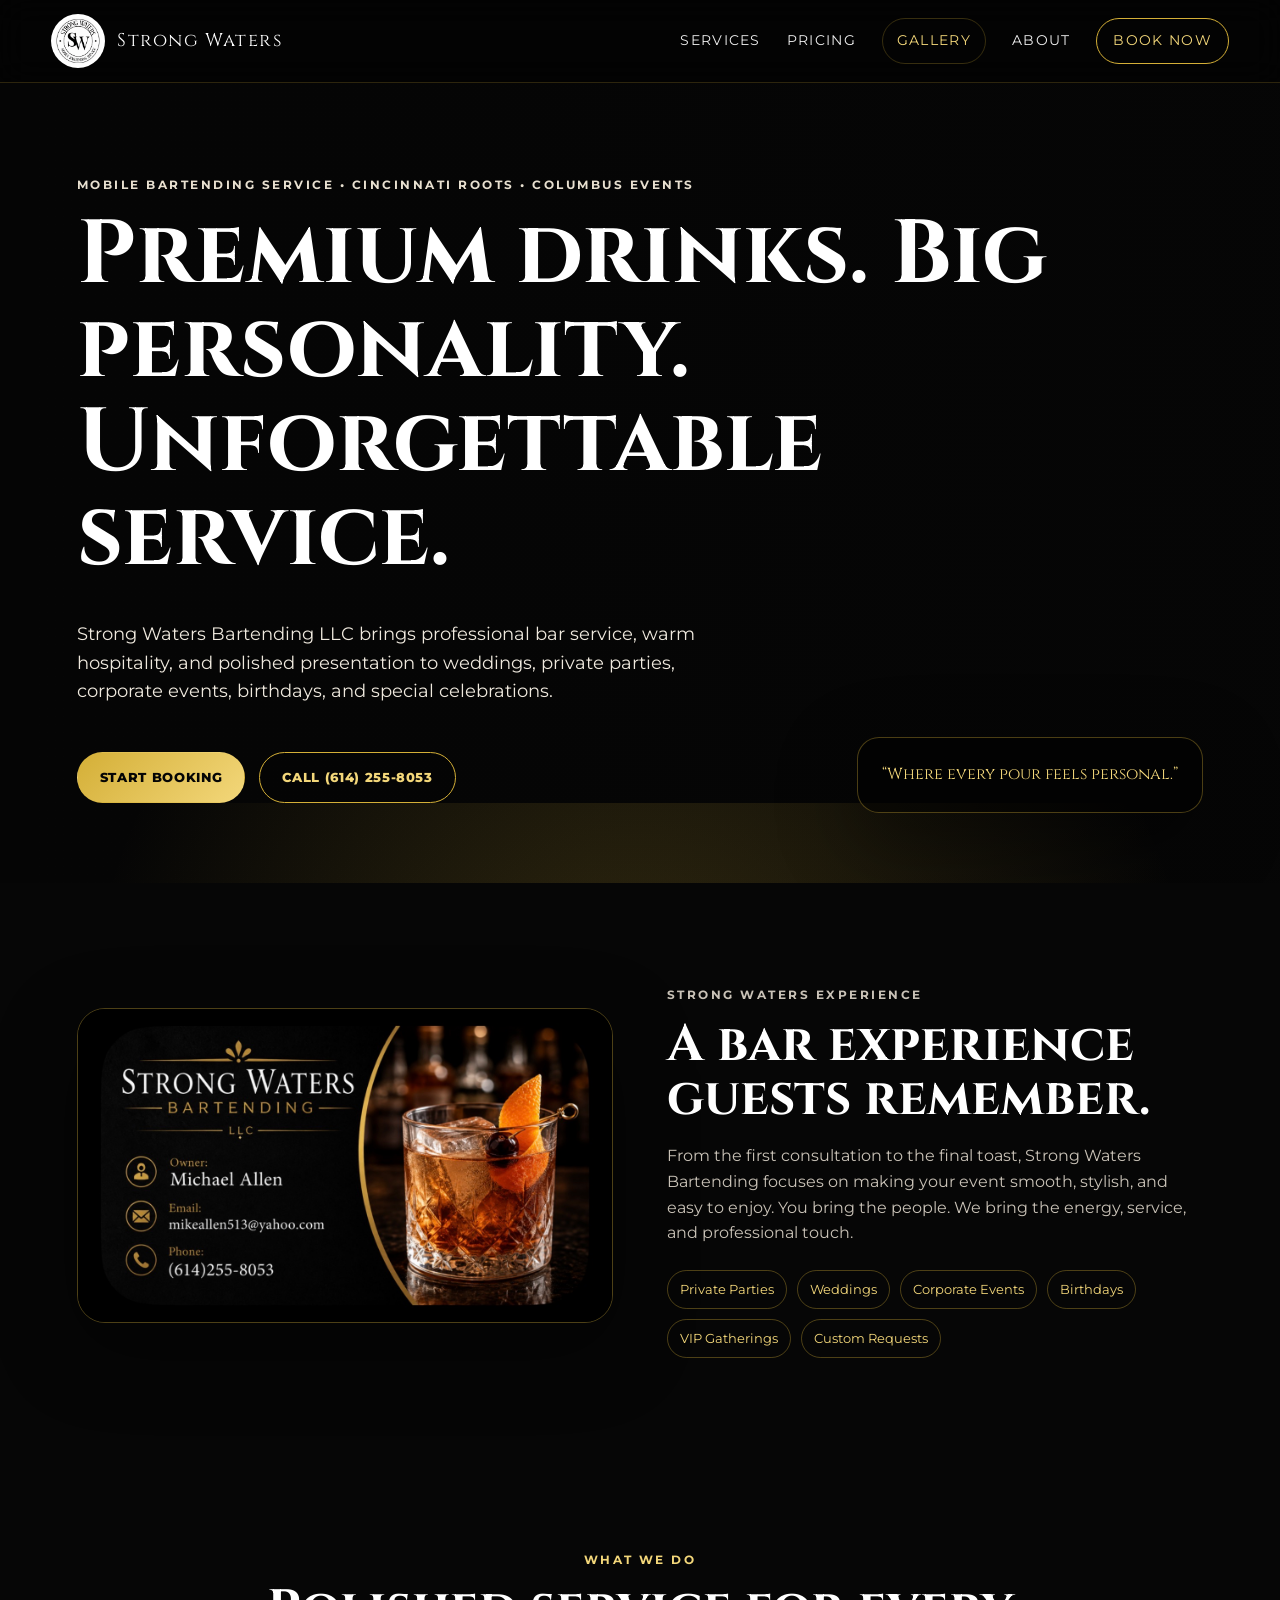
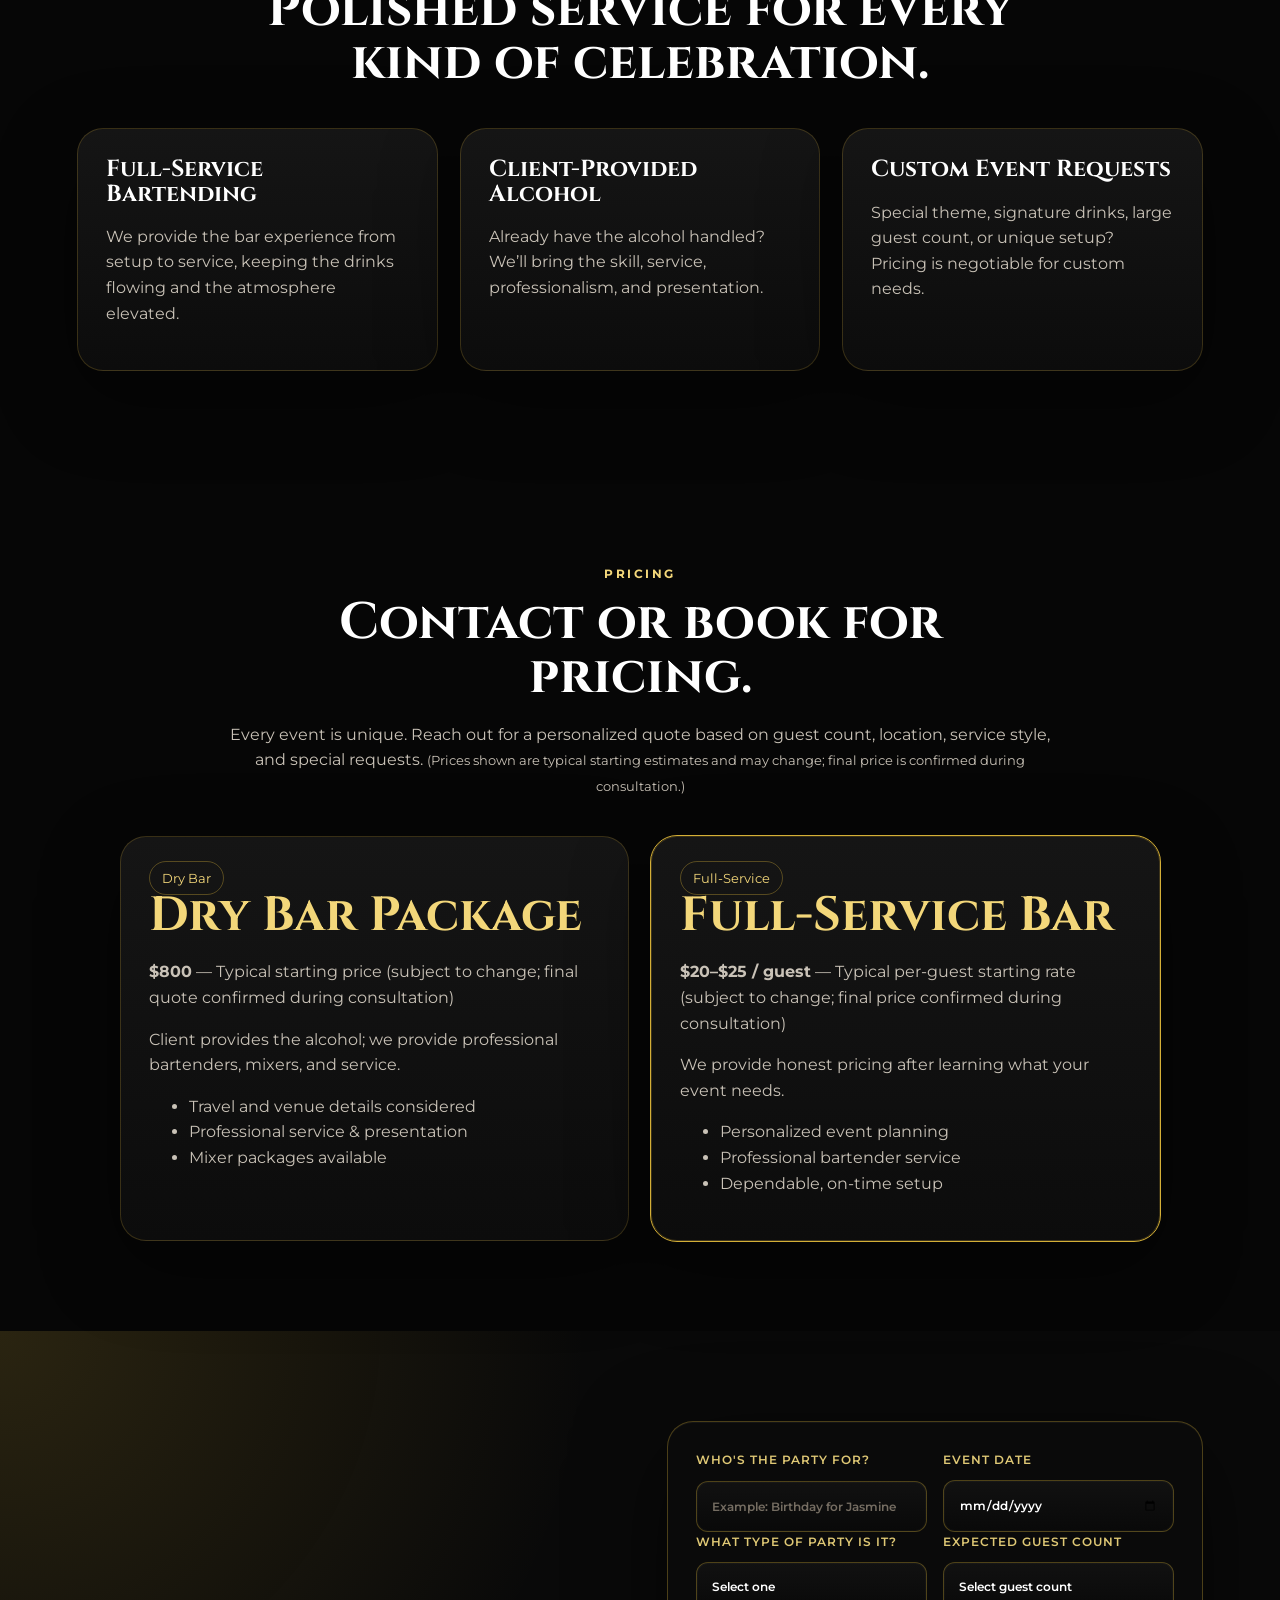
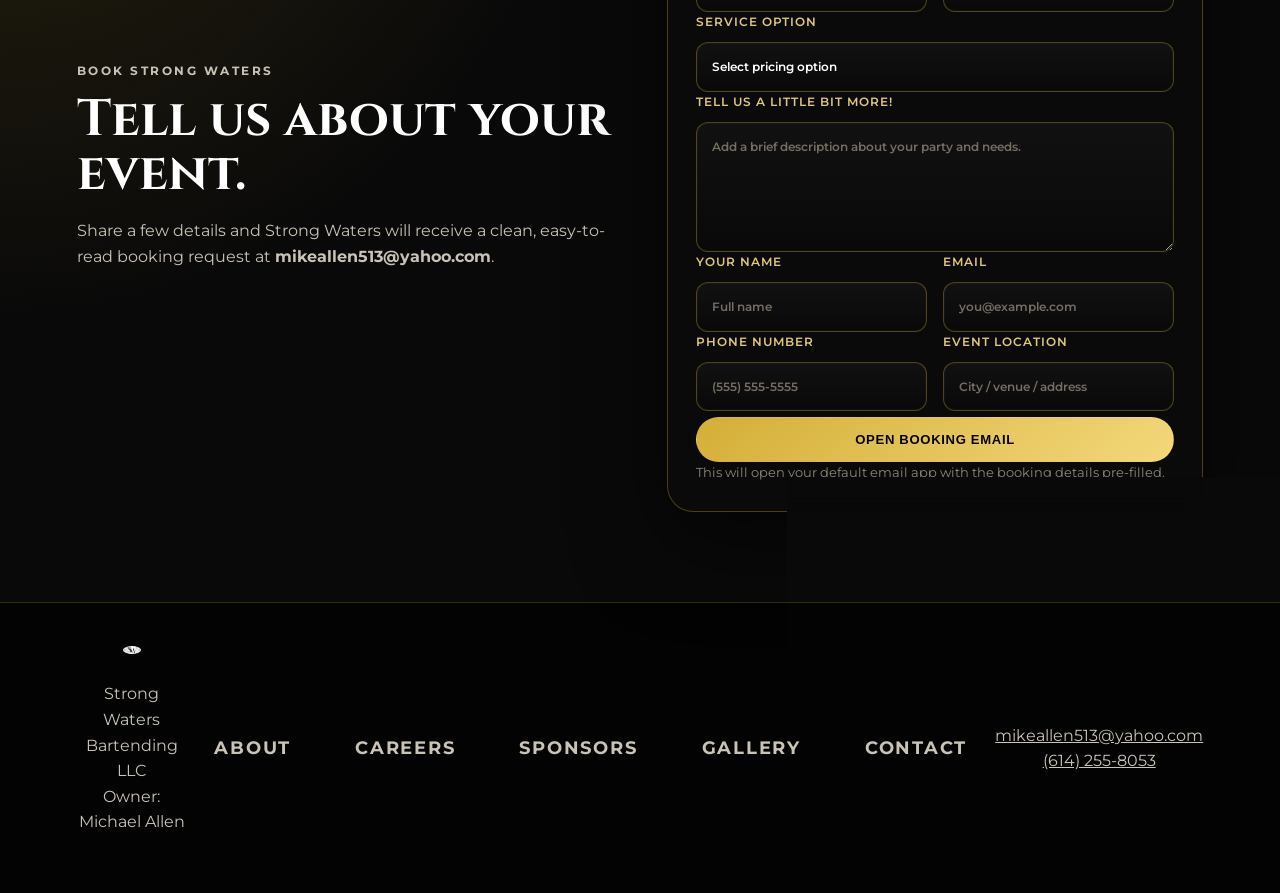
<file: index.html>
<!doctype html>
<html lang="en">
<head>
  <meta charset="utf-8" />
  <meta name="viewport" content="width=device-width, initial-scale=1" />
  <title>Strong Waters Bartending LLC | Mobile Bartending Service</title>
  <meta name="description" content="Strong Waters Bartending LLC provides premium mobile bartending for private parties, weddings, corporate events, and celebrations." />
  <link rel="preconnect" href="https://images.unsplash.com">
  <link rel="stylesheet" href="styles.css?v=20260718b" />
  <script defer src="script.js?v=20260718b"></script>
</head>
<body>
  <header class="site-header">
    <a class="brand" href="index.html" aria-label="Strong Waters Bartending home">
      <img src="assets/logo.png" alt="Strong Waters Bartending logo">
      <span>Strong Waters</span>
    </a>
    <button class="menu-toggle" aria-label="Open menu">☰</button>
    <nav class="nav">
      <a href="#services">Services</a>
      <a href="#pricing">Pricing</a>
      <a href="gallery.html" class="gallery-link">Gallery</a>
      <a href="about.html">About</a>
      <a href="#book" class="nav-cta">Book Now</a>
    </nav>
  </header>
  <main>
    <section class="hero">
      <p class="eyebrow">Mobile Bartending Service • Cincinnati Roots • Columbus Events</p>
      <h1>Premium drinks. Big personality. Unforgettable service.</h1>
      <p class="hero-copy">Strong Waters Bartending LLC brings professional bar service, warm hospitality, and polished presentation to weddings, private parties, corporate events, birthdays, and special celebrations.</p>
      <div class="hero-actions">
        <a class="btn primary" href="#book">Start Booking</a>
        <a class="btn ghost" href="tel:16142558053">Call (614) 255-8053</a>
      </div>
      <div class="quote-card reveal delay">
        <span>“Where every pour feels personal.”</span>
      </div>
    </section>

    <section class="section intro-grid">
      <div class="image-card reveal">
        <img src="assets/contact-card.jpg" alt="Strong Waters Bartending contact card with cocktail">
      </div>
      <div class="section-copy reveal">
        <p class="eyebrow gold">Strong Waters Experience</p>
        <h2>A bar experience guests remember.</h2>
        <p>From the first consultation to the final toast, Strong Waters Bartending focuses on making your event smooth, stylish, and easy to enjoy. You bring the people. We bring the energy, service, and professional touch.</p>
        <div class="feature-list">
          <span>Private Parties</span><span>Weddings</span><span>Corporate Events</span><span>Birthdays</span><span>VIP Gatherings</span><span>Custom Requests</span>
        </div>
      </div>
    </section>


    <section id="services" class="section services">
      <div class="center reveal">
        <p class="eyebrow gold">What We Do</p>
        <h2>Polished service for every kind of celebration.</h2>
      </div>
      <div class="reveal">
        <div class="cards">
          <article class="card reveal"><h3>Full-Service Bartending</h3><p>We provide the bar experience from setup to service, keeping the drinks flowing and the atmosphere elevated.</p></article>
          <article class="card reveal"><h3>Client-Provided Alcohol</h3><p>Already have the alcohol handled? We’ll bring the skill, service, professionalism, and presentation.</p></article>
          <article class="card reveal"><h3>Custom Event Requests</h3><p>Special theme, signature drinks, large guest count, or unique setup? Pricing is negotiable for custom needs.</p></article>
        </div>
      </div>
    </section>

    <section id="pricing" class="section pricing">
      <div class="center reveal">
        <p class="eyebrow gold">Pricing</p>
        <h2>Contact or book for pricing.</h2>
        <p class="muted">Every event is unique. Reach out for a personalized quote based on guest count, location, service style, and special requests. <small>(Prices shown are typical starting estimates and may change; final price is confirmed during consultation.)</small></p>
      </div>
      <div class="reveal">
        <div class="pricing-grid">
          <article class="price-card reveal">
            <span class="tag">Dry Bar</span>
            <h3>Dry Bar Package</h3>
            <p class="price"><strong>$800</strong> — Typical starting price (subject to change; final quote confirmed during consultation)</p>
            <p>Client provides the alcohol; we provide professional bartenders, mixers, and service.</p>
            <ul><li>Travel and venue details considered</li><li>Professional service & presentation</li><li>Mixer packages available</li></ul>
          </article>
          <article class="price-card featured reveal">
            <span class="tag">Full-Service</span>
            <h3>Full-Service Bar</h3>
            <p class="price"><strong>$20–$25 / guest</strong> — Typical per-guest starting rate (subject to change; final price confirmed during consultation)</p>
            <p>We provide honest pricing after learning what your event needs.</p>
            <ul><li>Personalized event planning</li><li>Professional bartender service</li><li>Dependable, on-time setup</li></ul>
          </article>
        </div>
      </div>
    </section>

    <section id="book" class="section booking">
      <div class="booking-copy reveal">
        <p class="eyebrow gold">Book Strong Waters</p>
        <h2>Tell us about your event.</h2>
        <p>Share a few details and Strong Waters will receive a clean, easy-to-read booking request at <strong>mikeallen513@yahoo.com</strong>.</p>
      </div>
      <form class="booking-form reveal" id="bookingForm" action="#" method="POST">
        <input type="hidden" name="_subject" value="Strong Waters Booking Request">
        <div class="form-row">
          <label>Who's the party for?<input name="partyFor" required placeholder="Example: Birthday for Jasmine"></label>
          <label>Event date<input type="date" name="eventDate" required></label>
        </div>
        <div class="form-row">
          <label>What type of party is it?
            <select name="partyType" required>
              <option value="">Select one</option><option>Birthday Party</option><option>Wedding / Reception</option><option>Corporate Event</option><option>Private Party</option><option>Graduation</option><option>Anniversary</option><option>Baby Shower</option><option>Other / Special Request</option>
            </select>
          </label>
          <label>Expected guest count
            <select name="guestCount" required>
              <option value="">Select guest count</option><option>25</option><option>25-50</option><option>50-75</option><option>75-100</option><option>100-125</option><option>125-150</option><option>150-200</option><option>200-250</option><option>250+</option>
            </select>
          </label>
        </div>
        <div class="form-row full-width">
            <label>Service option
            <select name="serviceOption" required>
              <option value="">Select pricing option</option>
              <option>Dry Bar Package (Client Supplies Alcohol) — typically starting at $800 (typical starting price; subject to change and finalized during consultation)</option>
              <option>Full-Service Bar Package — typically starting at $20–$25 per guest (typical starting rate; subject to change and finalized during consultation)</option>
              <option>Custom / Negotiable special request</option>
            </select>
          </label>
        </div>
        <label>Tell us a little bit more!<textarea name="details" rows="5" placeholder="Add a brief description about your party and needs."></textarea></label>
        <div class="form-row">
          <label>Your name<input name="customerName" required placeholder="Full name"></label>
          <label>Email<input type="email" name="email" required placeholder="you@example.com"></label>
        </div>
        <div class="form-row">
          <label>Phone number<input name="phone" required placeholder="(555) 555-5555"></label>
          <label>Event location<input name="location" placeholder="City / venue / address"></label>
        </div>
        <button class="btn primary wide" type="submit">Open Booking Email</button>
        <p class="fine-print">This will open your default email app with the booking details pre-filled.</p>
      </form>
    </section>
  </main>

  <script>
    const bookingForm = document.getElementById('bookingForm');
    if (bookingForm) {
      bookingForm.addEventListener('submit', (event) => {
        event.preventDefault();
        const formData = new FormData(bookingForm);
        const email = 'mikeallen513@yahoo.com';
        const subject = formData.get('_subject') || 'Strong Waters Booking Request';
        const bodyLines = [
          `Party for: ${formData.get('partyFor') || ''}`,
          `Event date: ${formData.get('eventDate') || ''}`,
          `Party type: ${formData.get('partyType') || ''}`,
          `Guest count: ${formData.get('guestCount') || ''}`,
          `Service option: ${formData.get('serviceOption') || ''}`,
          `Details: ${formData.get('details') || ''}`,
          `Name: ${formData.get('customerName') || ''}`,
          `Email: ${formData.get('email') || ''}`,
          `Phone: ${formData.get('phone') || ''}`,
          `Location: ${formData.get('location') || ''}`
        ];
        const mailtoLink = `mailto:${email}?subject=${encodeURIComponent(subject)}&body=${encodeURIComponent(bodyLines.join('\n'))}`;
        window.location.href = mailtoLink;
      });
    }
  </script>
  <footer class="footer">
    <div><img src="assets/logo.png" alt="Strong Waters Bartending logo"><p>Strong Waters Bartending LLC<br>Owner: Michael Allen</p></div>
    <nav><a href="about.html">About</a><a href="careers.html">Careers</a><a href="sponsors.html">Sponsors</a><a href="gallery.html">Gallery</a><a href="contact.html">Contact</a></nav>
    <div><p><a href="mailto:mikeallen513@yahoo.com">mikeallen513@yahoo.com</a><br><a href="tel:16142558053">(614) 255-8053</a></p></div>
  </footer>
</body>
</html>
</file>
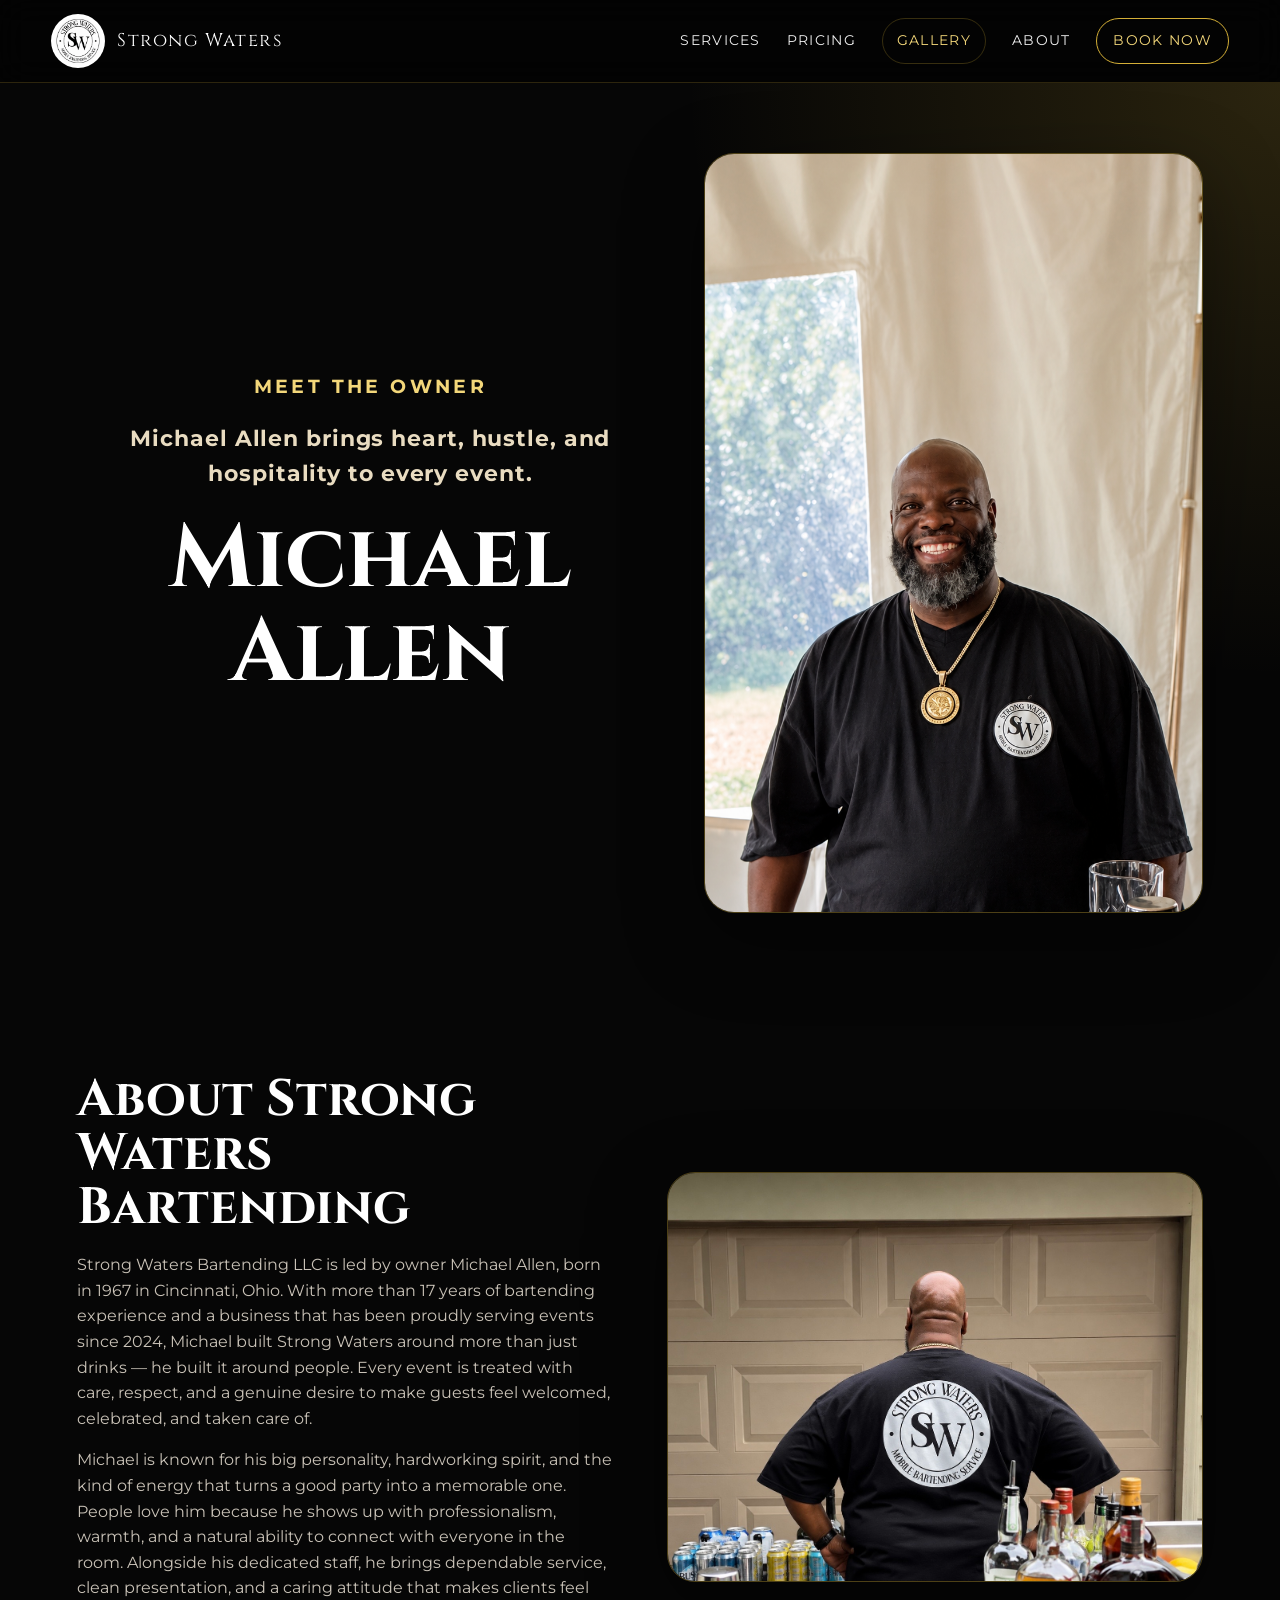
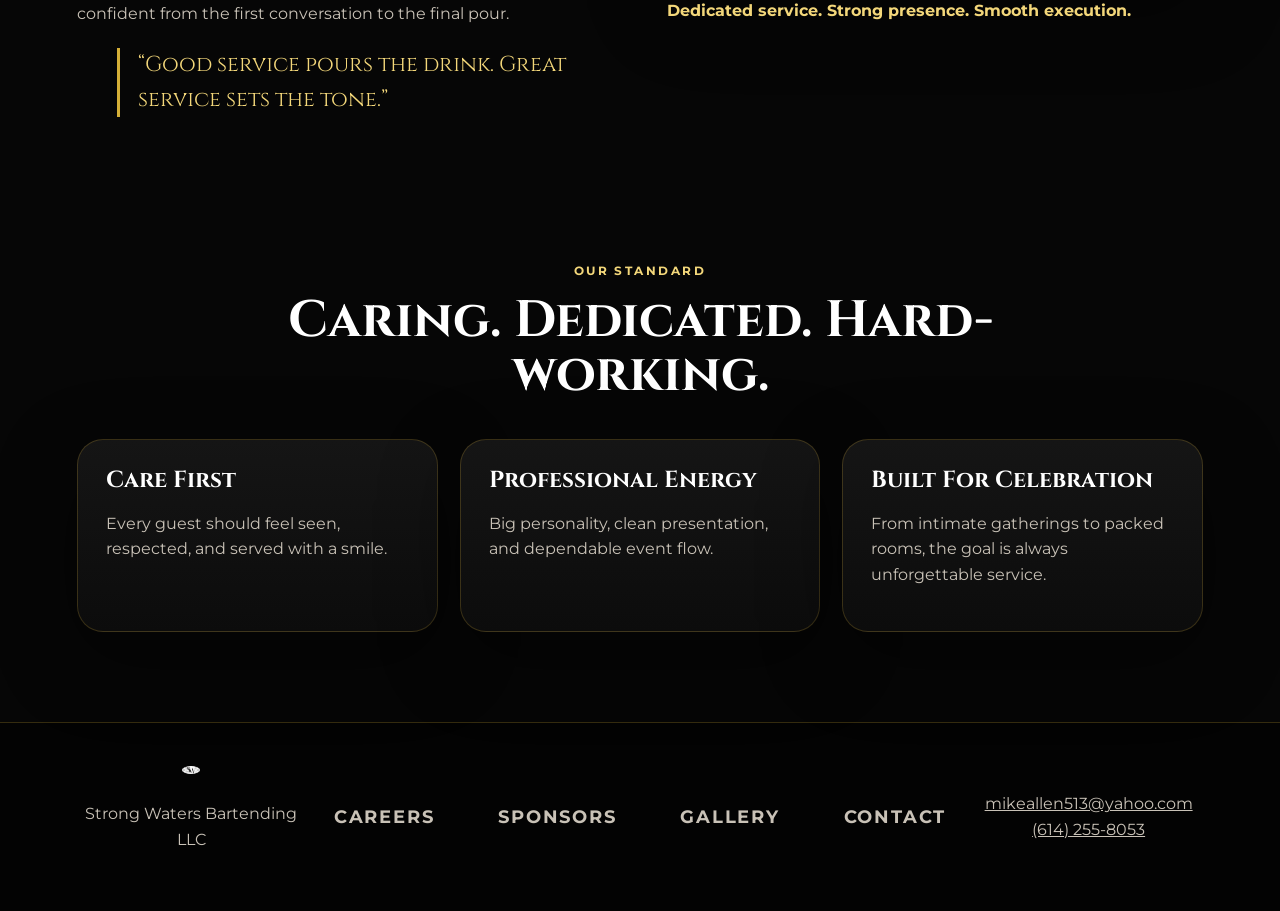
<file: about.html>
<!doctype html><html lang="en"><head><meta charset="utf-8"><meta name="viewport" content="width=device-width, initial-scale=1"><title>About | Strong Waters Bartending LLC</title><link rel="stylesheet" href="styles.css?v=20260718"><script defer src="script.js?v=20260718"></script></head><body>
<header class="site-header"><a class="brand" href="index.html"><img src="assets/logo.png" alt="Strong Waters Bartending logo"><span>Strong Waters</span></a><button class="menu-toggle">☰</button><nav class="nav"><a href="index.html#services">Services</a><a href="index.html#pricing">Pricing</a><a href="gallery.html" class="gallery-link">Gallery</a><a href="about.html">About</a><a class="nav-cta" href="index.html#book">Book Now</a></nav></header>
<main>
<section class="page-hero about-hero"><div class="page-hero-copy reveal"><p class="eyebrow gold about-kicker">Meet The Owner</p><p class="about-owner-line">Michael Allen brings heart, hustle, and hospitality to every event.</p><h1 class="about-title">Michael Allen</h1></div><img class="owner-top reveal" src="assets/michael-smiling.png" alt="Michael Allen smiling behind the bar"></section>
<section class="section about-layout"><div class="about-text reveal"><h2>About Strong Waters Bartending</h2><p>Strong Waters Bartending LLC is led by owner Michael Allen, born in 1967 in Cincinnati, Ohio. With more than 17 years of bartending experience and a business that has been proudly serving events since 2024, Michael built Strong Waters around more than just drinks — he built it around people. Every event is treated with care, respect, and a genuine desire to make guests feel welcomed, celebrated, and taken care of.</p><p>Michael is known for his big personality, hardworking spirit, and the kind of energy that turns a good party into a memorable one. People love him because he shows up with professionalism, warmth, and a natural ability to connect with everyone in the room. Alongside his dedicated staff, he brings dependable service, clean presentation, and a caring attitude that makes clients feel confident from the first conversation to the final pour.</p><blockquote>“Good service pours the drink. Great service sets the tone.”</blockquote></div><aside class="side-photo reveal"><img src="assets/michael-back.jpg" alt="Back of Strong Waters Bartending shirt at an event"><p>Dedicated service. Strong presence. Smooth execution.</p></aside></section>
<section class="section values"><div class="center reveal"><p class="eyebrow gold">Our Standard</p><h2>Caring. Dedicated. Hard-working.</h2></div><div class="cards"><article class="card reveal"><h3>Care First</h3><p>Every guest should feel seen, respected, and served with a smile.</p></article><article class="card reveal"><h3>Professional Energy</h3><p>Big personality, clean presentation, and dependable event flow.</p></article><article class="card reveal"><h3>Built For Celebration</h3><p>From intimate gatherings to packed rooms, the goal is always unforgettable service.</p></article></div></section>
</main><footer class="footer"><div><img src="assets/logo.png" alt="logo"><p>Strong Waters Bartending LLC</p></div><nav><a href="careers.html">Careers</a><a href="sponsors.html">Sponsors</a><a href="gallery.html">Gallery</a><a href="contact.html">Contact</a></nav><div><p><a href="mailto:mikeallen513@yahoo.com">mikeallen513@yahoo.com</a><br><a href="tel:16142558053">(614) 255-8053</a></p></div></footer>
</body></html>
</file>
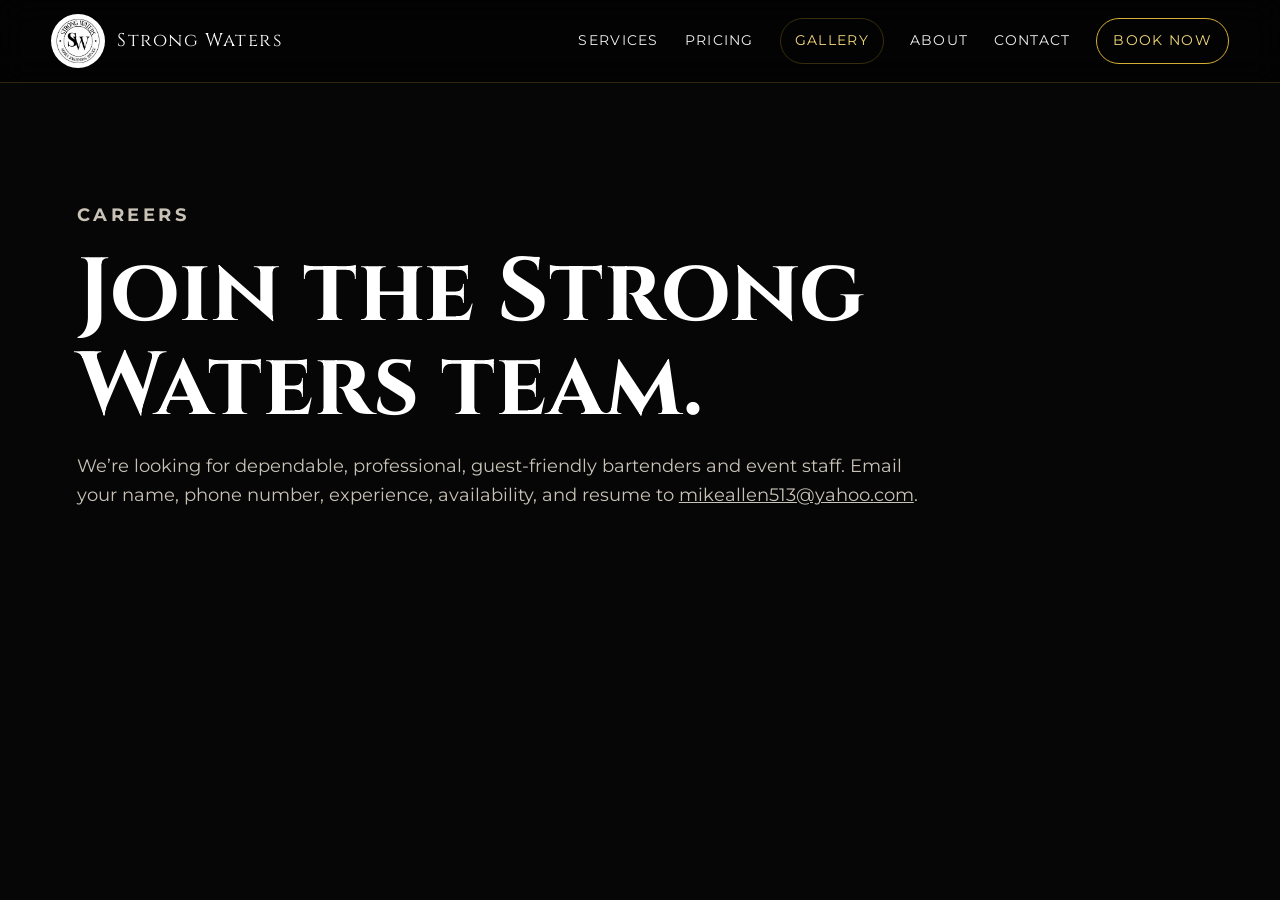
<file: careers.html>
<!doctype html><html lang="en"><head><meta charset="utf-8"><meta name="viewport" content="width=device-width, initial-scale=1"><title>Careers | Strong Waters Bartending LLC</title><link rel="stylesheet" href="styles.css?v=20260718"><script defer src="script.js?v=20260718"></script></head><body><header class="site-header"><a class="brand" href="index.html"><img src="assets/logo.png"><span>Strong Waters</span></a><button class="menu-toggle">☰</button><nav class="nav"><a href="index.html#services">Services</a><a href="index.html#pricing">Pricing</a><a href="gallery.html" class="gallery-link">Gallery</a><a href="about.html">About</a><a href="contact.html">Contact</a><a class="nav-cta" href="index.html#book">Book Now</a></nav></header><main><section class="page-simple"><p class="eyebrow gold">Careers</p><h1>Join the Strong Waters team.</h1><p>We’re looking for dependable, professional, guest-friendly bartenders and event staff. Email your name, phone number, experience, availability, and resume to <a href="mailto:mikeallen513@yahoo.com?subject=Strong%20Waters%20Career%20Submission">mikeallen513@yahoo.com</a>.</p></section></main></body></html>
</file>
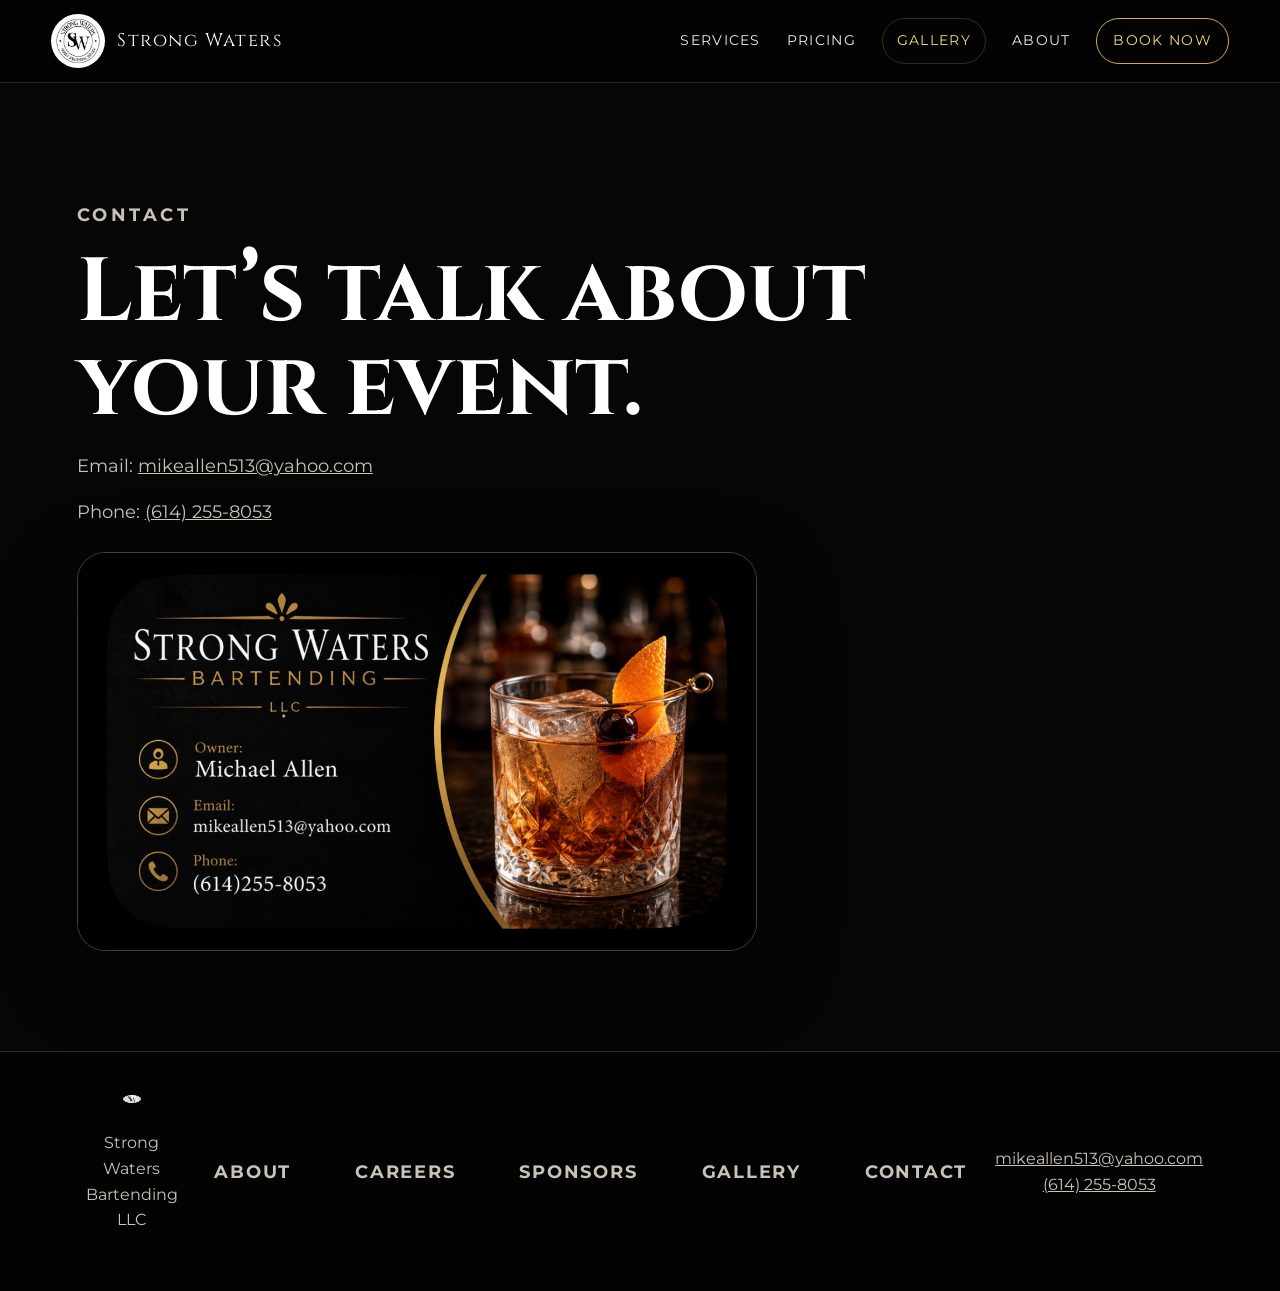
<file: contact.html>
<!doctype html><html lang="en"><head><meta charset="utf-8"><meta name="viewport" content="width=device-width, initial-scale=1"><title>Contact | Strong Waters Bartending LLC</title><link rel="stylesheet" href="styles.css?v=20260718"><script defer src="script.js?v=20260718"></script></head><body><header class="site-header"><a class="brand" href="index.html"><img src="assets/logo.png"><span>Strong Waters</span></a><button class="menu-toggle">☰</button><nav class="nav"><a href="index.html#services">Services</a><a href="index.html#pricing">Pricing</a><a href="gallery.html" class="gallery-link">Gallery</a><a href="about.html">About</a><a class="nav-cta" href="index.html#book">Book Now</a></nav></header><main><section class="page-simple"><p class="eyebrow gold">Contact</p><h1>Let’s talk about your event.</h1><p>Email: <a href="mailto:mikeallen513@yahoo.com">mikeallen513@yahoo.com</a></p><p>Phone: <a href="tel:16142558053">(614) 255-8053</a></p><img class="contact-img" src="assets/contact-card.jpg" alt="Strong Waters contact card"></section></main><footer class="footer"><div><img src="assets/logo.png" alt="Strong Waters Bartending logo"><p>Strong Waters Bartending LLC</p></div><nav><a href="about.html">About</a><a href="careers.html">Careers</a><a href="sponsors.html">Sponsors</a><a href="gallery.html">Gallery</a><a href="contact.html">Contact</a></nav><div><p><a href="mailto:mikeallen513@yahoo.com">mikeallen513@yahoo.com</a><br><a href="tel:16142558053">(614) 255-8053</a></p></div></footer></body></html>
</file>
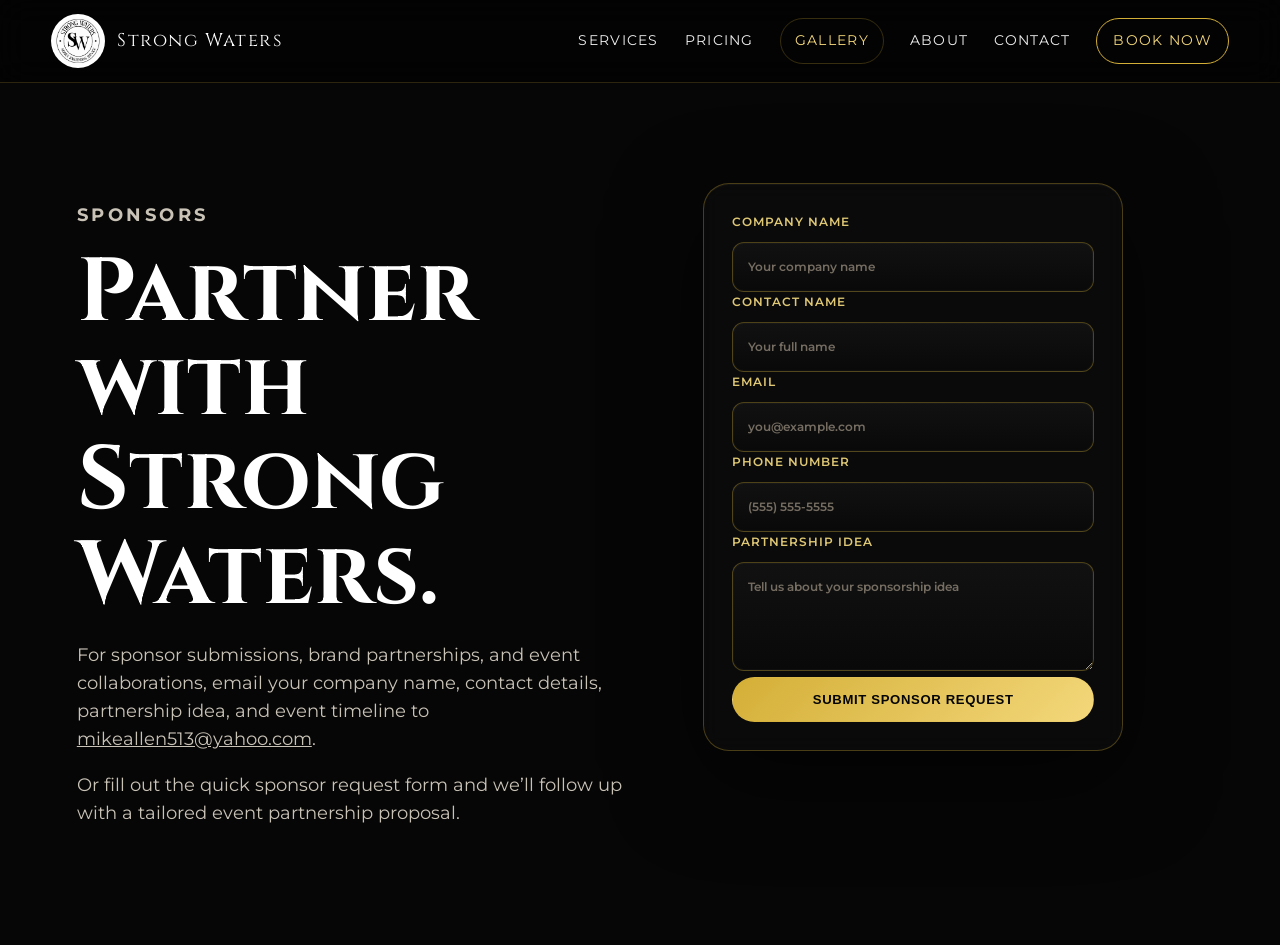
<file: sponsors.html>
<!doctype html><html lang="en"><head><meta charset="utf-8"><meta name="viewport" content="width=device-width, initial-scale=1"><title>Sponsors | Strong Waters Bartending LLC</title><link rel="stylesheet" href="styles.css?v=20260718"><script defer src="script.js?v=20260718"></script></head><body><header class="site-header"><a class="brand" href="index.html"><img src="assets/logo.png"><span>Strong Waters</span></a><button class="menu-toggle">☰</button><nav class="nav"><a href="index.html#services">Services</a><a href="index.html#pricing">Pricing</a><a href="gallery.html" class="gallery-link">Gallery</a><a href="about.html">About</a><a href="contact.html">Contact</a><a class="nav-cta" href="index.html#book">Book Now</a></nav></header><main><section class="page-simple sponsors-section">
      <div class="sponsors-layout">
        <div class="sponsors-copy">
          <p class="eyebrow gold">Sponsors</p>
          <h1>Partner with Strong Waters.</h1>
          <p>For sponsor submissions, brand partnerships, and event collaborations, email your company name, contact details, partnership idea, and event timeline to <a href="mailto:mikeallen513@yahoo.com?subject=Strong%20Waters%20Sponsor%20Submission">mikeallen513@yahoo.com</a>.</p>
          <p>Or fill out the quick sponsor request form and we’ll follow up with a tailored event partnership proposal.</p>
        </div>
        <form class="booking-form sponsors-form" id="sponsorForm" action="https://formsubmit.co/mikeallen513@yahoo.com" method="POST">
          <input type="hidden" name="_subject" value="Strong Waters Sponsor Request">
          <input type="hidden" name="_captcha" value="false">
          <label>Company name<input name="companyName" required placeholder="Your company name"></label>
          <label>Contact name<input name="contactName" required placeholder="Your full name"></label>
          <label>Email<input type="email" name="email" required placeholder="you@example.com"></label>
          <label>Phone number<input name="phone" placeholder="(555) 555-5555"></label>
          <label>Partnership idea<textarea name="idea" rows="4" placeholder="Tell us about your sponsorship idea"></textarea></label>
          <button class="btn primary wide" type="submit">Submit Sponsor Request</button>
        </form>
      </div>
    </section></main></body></html>
</file>
<file: styles.css>
@import url('https://fonts.googleapis.com/css2?family=Cinzel:wght@500;600;700&family=Montserrat:wght@300;400;500;600;700&display=swap');
:root{--black:#060606;--panel:#101010;--soft:#191919;--white:#fff;--muted:#c9c2b7;--gold:#d4af37;--gold2:#f3d77a;--line:rgba(212,175,55,.35);--shadow:0 25px 80px rgba(0,0,0,.45)}
*{box-sizing:border-box}html{scroll-behavior:smooth}body{margin:0;background:var(--black);color:var(--white);font-family:Montserrat,system-ui,sans-serif;line-height:1.6}a{color:inherit}img{max-width:100%;display:block}.site-header{position:sticky;top:0;z-index:20;display:flex;align-items:center;justify-content:space-between;padding:14px clamp(18px,4vw,56px);background:rgba(3,3,3,.82);backdrop-filter:blur(16px);border-bottom:1px solid rgba(212,175,55,.2)}.brand{display:flex;align-items:center;gap:12px;text-decoration:none;font-family:Cinzel,serif;font-size:1.15rem;letter-spacing:.08em}.brand img{width:54px;height:54px;object-fit:contain;background:#fff;border-radius:50%;padding:3px}.nav{display:flex;align-items:center;gap:26px}.nav a{text-decoration:none;color:#eee;font-size:.9rem;text-transform:uppercase;letter-spacing:.09em}.nav a:hover{color:var(--gold2)}.nav a.gallery-link{border:1px solid rgba(212,175,55,.25);padding:10px 14px;border-radius:999px;color:var(--gold2);transition:background .25s,color .25s}.nav a.gallery-link:hover{background:rgba(212,175,55,.12)}.nav-cta{border:1px solid var(--gold);padding:10px 16px;border-radius:999px;color:var(--gold2)!important}.menu-toggle{display:none;background:none;border:0;color:#fff;font-size:1.8rem}.hero{min-height:88vh;position:relative;display:grid;align-items:center;padding:80px clamp(20px,6vw,86px);overflow:hidden;background:linear-gradient(90deg,#050505 0%,rgba(5,5,5,.88) 41%,rgba(5,5,5,.35) 100%),url('https://images.unsplash.com/photo-1470337458703-46ad1756a187?auto=format&fit=crop&w=1800&q=85') center/cover}.hero:after{content:"";position:absolute;inset:auto -20% -50% -20%;height:60%;background:radial-gradient(circle,rgba(212,175,55,.22),transparent 60%)}.hero-content{max-width:780px;position:relative;z-index:1}.eyebrow{text-transform:uppercase;letter-spacing:.2em;font-weight:700;font-size:.78rem;color:#e8e0d0}.gold{color:var(--gold2)}h1,h2,h3{font-family:Cinzel,serif;line-height:1.05;margin:0 0 18px}h1{font-size:clamp(3rem,7vw,6.8rem)}h2{font-size:clamp(2.1rem,4vw,4rem)}h3{font-size:1.45rem}.hero-copy{max-width:650px;color:#efe9de;font-size:1.12rem}.hero-actions{display:flex;gap:14px;flex-wrap:wrap;margin-top:28px}.btn{display:inline-flex;align-items:center;justify-content:center;text-decoration:none;border-radius:999px;padding:14px 22px;border:1px solid var(--gold);font-weight:800;letter-spacing:.05em;text-transform:uppercase;font-size:.82rem;cursor:pointer}.primary{background:linear-gradient(135deg,var(--gold),var(--gold2));color:#050505;border-color:transparent}.ghost{color:var(--gold2);background:rgba(0,0,0,.25)}.wide{width:100%}.quote-card{position:absolute;right:6vw;bottom:70px;z-index:1;border:1px solid var(--line);background:rgba(0,0,0,.58);padding:24px;border-radius:22px;font-family:Cinzel,serif;color:var(--gold2);box-shadow:var(--shadow)}.section{padding:90px clamp(20px,6vw,86px)}.intro-grid,.booking,.about-layout{display:grid;grid-template-columns:1fr 1fr;gap:54px;align-items:center}.image-card img,.side-photo img,.contact-img{border-radius:28px;border:1px solid var(--line);box-shadow:var(--shadow)}.section-copy p,.muted,.about-text p,.booking-copy p{color:var(--muted)}.feature-list{display:flex;flex-wrap:wrap;gap:10px;margin-top:24px}.feature-list span,.tag{border:1px solid var(--line);color:var(--gold2);padding:8px 12px;border-radius:999px;font-size:.82rem}.center{text-align:center;max-width:830px;margin:0 auto 38px}.cards,.pricing-grid{display:grid;grid-template-columns:repeat(3,1fr);gap:22px}.card,.price-card,.booking-form{background:linear-gradient(180deg,#151515,#0c0c0c);border:1px solid rgba(212,175,55,.22);border-radius:26px;padding:28px;box-shadow:var(--shadow)}.card p,.price-card p,.price-card li{color:var(--muted)}.pricing-grid{grid-template-columns:repeat(2,1fr);max-width:1040px;margin:0 auto}.price-card h3{font-size:3rem;color:var(--gold2)}.price-card small{font-size:1rem;color:#fff}.featured{outline:1px solid var(--gold);transform:translateY(-10px)}.booking{background:radial-gradient(circle at top left,rgba(212,175,55,.16),transparent 38%),#090909}.form-row{display:grid;grid-template-columns:1fr 1fr;gap:16px}.form-row.full-width{grid-template-columns:1fr}.booking-form label{display:grid;gap:10px;color:#d6c58f;font-weight:600;font-size:.9rem;text-transform:none;letter-spacing:.02em}.booking-form input,.booking-form select,.booking-form textarea{width:100%;background:linear-gradient(180deg,#0d0d0d,#080808);border:1px solid rgba(212,175,55,.18);border-radius:14px;padding:14px 15px;color:#f4eedb;font:inherit;box-shadow:inset 0 0 0 1px rgba(255,255,255,.04);appearance:none}.booking-form input::placeholder,.booking-form textarea::placeholder{color:#8b7f6c}.booking-form select option{background:#090909;color:#fff}.booking-form input:focus,.booking-form select:focus,.booking-form textarea:focus{outline:none;border-color:var(--gold2);box-shadow:0 0 0 3px rgba(212,175,55,.15)}.booking-form input:-webkit-autofill,.booking-form textarea:-webkit-autofill,.booking-form select:-webkit-autofill{background-color:#0d0d0d!important;-webkit-text-fill-color:#fff!important}.booking-form .btn{margin-top:6px}.fine-print{color:#8f8778;font-size:.82rem;margin:0}.footer{display:grid;grid-template-columns:1fr 2fr 1fr;align-items:center;text-align:center;gap:28px;padding:42px clamp(20px,6vw,86px);border-top:1px solid rgba(212,175,55,.24);background:#030303;color:var(--muted)}.footer > div:first-child{display:flex;flex-direction:column;align-items:center;justify-content:center;justify-self:center}.footer img{width:10px;max-width:10px;height:10px;padding:0;border-radius:50%;background:transparent;margin:0 auto 10px;object-fit:cover}.footer nav{display:flex;align-items:center;justify-content:space-around;gap:clamp(36px,5vw,88px);font-size:1.1rem;font-weight:700;letter-spacing:.1em;text-transform:uppercase}.footer nav a{white-space:nowrap;color:var(--muted);text-decoration:none}.footer nav a:hover{color:var(--gold2)}.page-hero{padding:70px clamp(20px,6vw,86px);display:grid;grid-template-columns:1fr .85fr;gap:40px;align-items:center;background:radial-gradient(circle at top right,rgba(212,175,55,.18),transparent 38%)}.owner-top{border-radius:30px;max-height:760px;width:100%;object-fit:cover;object-position:center 35%;border:1px solid var(--line);box-shadow:var(--shadow)}.about-text blockquote{border-left:3px solid var(--gold);padding-left:18px;color:var(--gold2);font-family:Cinzel,serif;font-size:1.35rem}.side-photo p{color:var(--gold2);font-weight:700}.values{padding-top:20px}.page-simple{min-height:70vh;padding:100px clamp(20px,6vw,86px);max-width:1000px}.page-simple p{color:var(--muted);font-size:1.1rem}.contact-img{margin-top:26px;max-width:680px}.reveal{opacity:0;transform:translateY(22px);animation:rise .8s ease forwards}.delay{animation-delay:.25s}@keyframes rise{to{opacity:1;transform:none}}@media(max-width:900px){.menu-toggle{display:block}.nav{display:none;position:absolute;right:18px;top:82px;background:#080808;border:1px solid var(--line);border-radius:18px;padding:18px;box-shadow:var(--shadow);flex-direction:column;align-items:flex-start}.nav.open{display:flex}.quote-card{position:relative;right:auto;bottom:auto;margin-top:30px}.intro-grid,.booking,.about-layout,.page-hero,.footer{grid-template-columns:1fr}.cards,.pricing-grid,.photo-strip{grid-template-columns:1fr}.form-row{grid-template-columns:1fr}.featured{transform:none}h1{font-size:2.65rem}.hero{min-height:auto;padding-top:90px}.photo-strip img{height:260px}}

.page-simple.sponsors-section{max-width:1200px}
.sponsors-layout{display:grid;grid-template-columns:1fr minmax(0,420px);gap:38px;align-items:start;width:100%;max-width:100%;margin:0 auto}
.sponsors-copy{max-width:560px;padding-right:10px;min-width:0}
.sponsors-form{width:100%;max-width:420px;margin:0 0 0 auto}
@media(max-width:900px){.page-simple.sponsors-section{max-width:100%}.sponsors-layout{grid-template-columns:1fr}.sponsors-form{width:100%;max-width:100%;margin:0}.sponsors-copy{padding-right:0}}

/* Refinements requested: cleaner form, smaller centered footer logo, wider footer links, updated About headline */
.booking-form{background:rgba(12,12,12,.82);border:1px solid rgba(212,175,55,.32);box-shadow:0 28px 90px rgba(0,0,0,.55), inset 0 1px 0 rgba(255,255,255,.04);backdrop-filter:blur(10px)}
.booking-form label{font-size:.78rem;text-transform:uppercase;letter-spacing:.08em;color:#dfc875}
.booking-form input,.booking-form select,.booking-form textarea{background:linear-gradient(180deg,#111,#090909);border:1px solid rgba(212,175,55,.34);border-radius:12px;color:#fff;box-shadow:inset 0 0 0 1px rgba(255,255,255,.025)}
.booking-form input::placeholder,.booking-form textarea::placeholder{color:#756d62}
.booking-form input:focus,.booking-form select:focus,.booking-form textarea:focus{outline:none;border-color:var(--gold2);box-shadow:0 0 0 3px rgba(212,175,55,.15)}
.booking-form .btn{margin-top:6px}

.footer{grid-template-columns:1fr 2fr 1fr;align-items:center;text-align:center}
.footer > div:first-child{display:flex;flex-direction:column;align-items:center;justify-content:center}
.footer img{width:20px;max-width:20px;padding:1px;margin:0 auto 10px}
.footer nav{display:flex;align-items:center;justify-content:space-around;gap:clamp(36px,5vw,88px);font-size:1.1rem;font-weight:700;letter-spacing:.1em;text-transform:uppercase}

.about-kicker{font-size:1.18rem;margin-bottom:18px;display:block;letter-spacing:.18em}
.about-owner-line{font-family:Montserrat,system-ui,sans-serif;font-size:clamp(1.05rem,1.8vw,1.4rem);font-weight:700;color:#e9dcc1;letter-spacing:.04em;max-width:780px;margin:0 auto 20px;text-align:center}
.about-title{font-size:clamp(3.6rem,7vw,7rem);margin-bottom:12px;text-align:center}
.about-hero .page-hero-copy{text-align:center}

@media(max-width:900px){
  .footer nav{flex-wrap:wrap;justify-content:center}.footer{grid-template-columns:1fr}.footer img{width:26px;max-width:26px}
}

.gallery-hero{min-height:60vh;position:relative;display:grid;align-items:center;padding:90px clamp(20px,6vw,86px);background:linear-gradient(180deg,rgba(3,3,3,.45),rgba(3,3,3,.95)),url('assets/event-bar-4.jpg') center/cover no-repeat}
.gallery-hero:after{content:"";position:absolute;inset:0;background:radial-gradient(circle at top right,rgba(212,175,55,.16),transparent 40%)}
.gallery-layout{padding-bottom:70px}
.gallery-layout .center{max-width:840px;margin-bottom:44px}
.gallery-grid{display:grid;grid-template-columns:repeat(3,minmax(240px,1fr));gap:24px;max-width:1200px;margin:0 auto}
.gallery-card{background:linear-gradient(180deg,#101010,#0b0b0b);border:1px solid rgba(212,175,55,.22);border-radius:26px;overflow:hidden;box-shadow:var(--shadow);position:relative;cursor:pointer;transition:transform .28s ease,border-color .25s ease,box-shadow .25s ease}
.gallery-card:hover,.gallery-card:focus-within{transform:translateY(-5px);border-color:rgba(212,175,55,.35);box-shadow:0 40px 110px rgba(0,0,0,.45)}
.gallery-card figure{position:relative;min-height:340px;margin:0;display:flex;align-items:center;justify-content:center;overflow:hidden}
.gallery-card img,.gallery-card video{width:100%;height:100%;object-fit:cover;display:block;transition:transform .35s ease}
.gallery-card:hover img,.gallery-card:hover video{transform:scale(1.04)}
.gallery-card .play-icon{position:absolute;top:50%;left:50%;transform:translate(-50%,-50%);color:rgba(212,175,55,.95);font-size:3rem;pointer-events:none;text-shadow:0 0 28px rgba(0,0,0,.5)}
.gallery-card-meta{position:absolute;left:0;right:0;bottom:0;padding:16px 18px;background:linear-gradient(180deg,transparent,rgba(0,0,0,.82));display:flex;justify-content:space-between;align-items:center;gap:12px;pointer-events:none}
.media-type{background:rgba(212,175,55,.95);color:#111;padding:6px 12px;border-radius:999px;text-transform:uppercase;letter-spacing:.12em;font-size:.72rem;font-weight:700}
.gallery-card .label{font-size:.9rem;color:#f3ebdd}
.gallery-card figcaption{padding:0;background:none}
.gallery-card .tag{display:inline-block;margin-bottom:14px}
.gallery-card p{color:var(--muted);margin:0}
.gallery-quotes{display:grid;grid-template-columns:repeat(2,minmax(0,1fr));gap:24px;max-width:980px;margin:56px auto 0}
.quote-block{text-align:center;padding:28px 24px;background:linear-gradient(135deg,rgba(212,175,55,.16),rgba(255,255,255,.04));border:1px solid rgba(212,175,55,.24);border-radius:22px;box-shadow:inset 0 1px 0 rgba(255,255,255,.05)}
.quote-block p{margin:0;font-family:Cinzel,serif;font-size:clamp(1.05rem,2vw,1.35rem);font-weight:700;letter-spacing:.04em;color:#f7ebc8;text-transform:uppercase;line-height:1.6}
.lightbox{display:none;position:fixed;inset:0;z-index:50;background:rgba(1,1,1,.92);align-items:center;justify-content:center;padding:22px;backdrop-filter:blur(10px)}
.lightbox.show{display:flex;animation:fadeIn .23s ease forwards}
.lightbox-content{position:relative;width:min(95vw,1200px);max-height:min(90vh,820px);display:flex;align-items:center;justify-content:center}
.lightbox-content img,.lightbox-content video{width:100%;max-height:90vh;border-radius:22px;box-shadow:0 40px 100px rgba(0,0,0,.65);background:#000}
.lightbox-close,.lightbox-prev,.lightbox-next{position:absolute;cursor:pointer;border:none;background:rgba(15,15,15,.85);color:#fff;padding:14px 16px;border-radius:999px;font-size:1.2rem;transition:background .2s,transform .2s;box-shadow:0 18px 48px rgba(0,0,0,.4)}
.lightbox-close:hover,.lightbox-prev:hover,.lightbox-next:hover{background:rgba(212,175,55,.9);transform:scale(1.03)}
.lightbox-close{top:18px;right:18px}
.lightbox-prev{left:18px;top:50%;transform:translateY(-50%)}
.lightbox-next{right:18px;top:50%;transform:translateY(-50%)}
.lightbox-counter{position:absolute;left:50%;bottom:22px;transform:translateX(-50%);font-size:.95rem;color:#eee;padding:.7rem 1rem;background:rgba(0,0,0,.55);border-radius:999px;letter-spacing:.08em}
@keyframes fadeIn{from{opacity:0}to{opacity:1}}
@media(max-width:1100px){.gallery-grid{grid-template-columns:repeat(2,minmax(220px,1fr))}}
@media(max-width:900px){.gallery-grid,.gallery-quotes{grid-template-columns:1fr}}
@media(max-width:700px){.lightbox-content{max-height:80vh}.lightbox-close,.lightbox-prev,.lightbox-next{padding:12px;font-size:1rem}.lightbox-prev,.lightbox-next{left:12px;right:12px;top:auto;bottom:16px;transform:none}}
</file>
